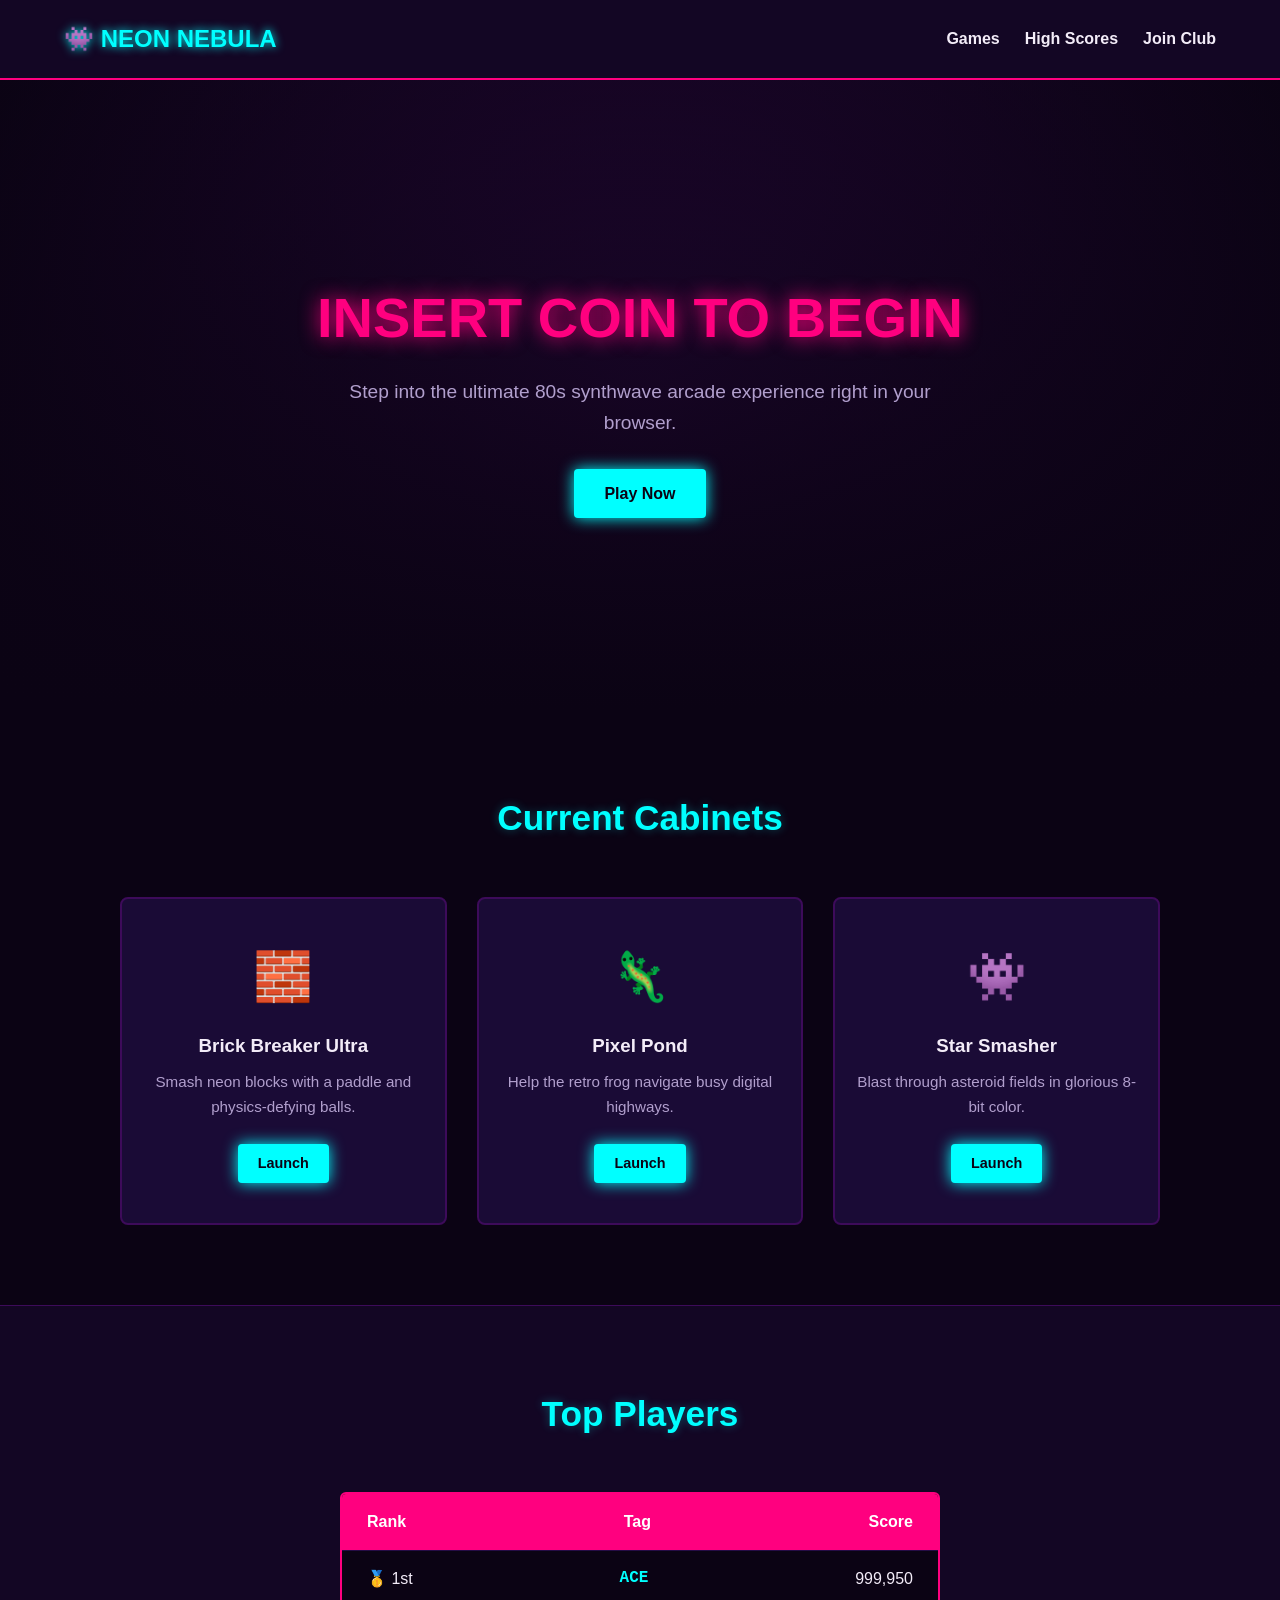
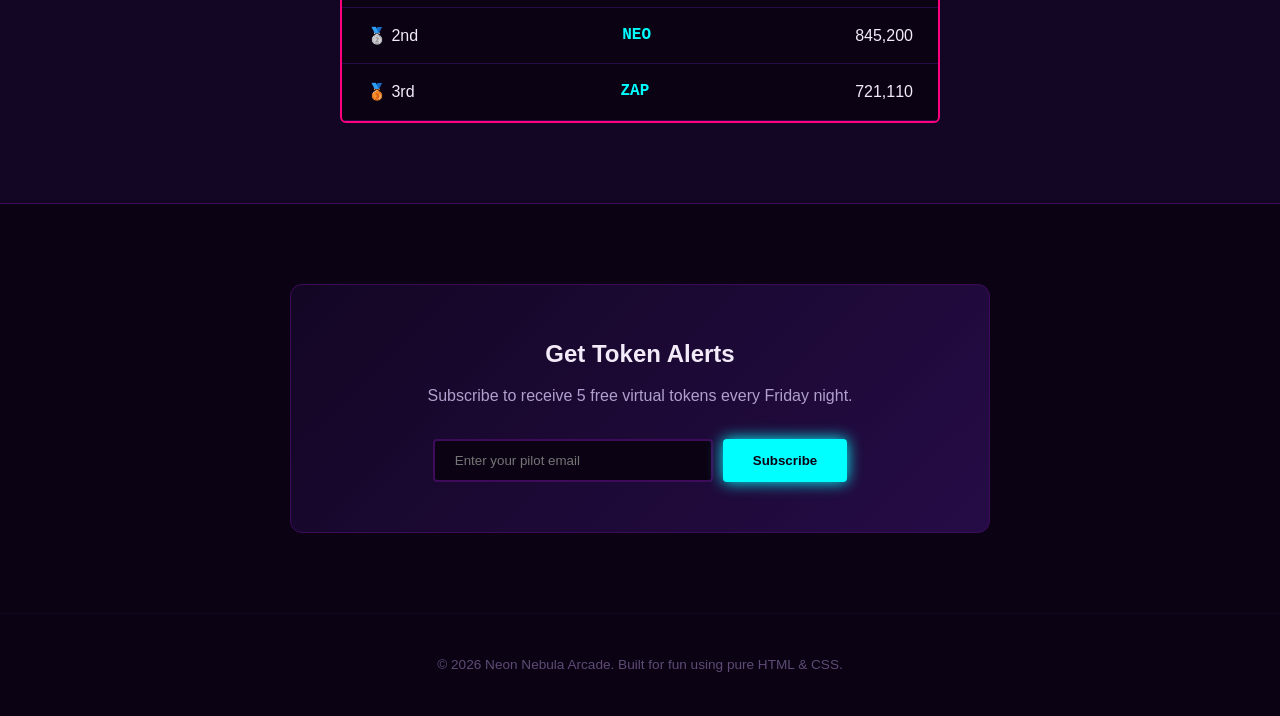
<file: index.html>
<!DOCTYPE html>
<html lang="en">
<head>
    <meta charset="UTF-8">
    <meta name="viewport" content="width=device-width, initial-scale=1.0">
    <title>Neon Nebula Arcade</title>
    <link rel="stylesheet" href="styles.css">
</head>
<body>

    <!-- Header / Navigation -->
    <header class="navbar">
        <div class="logo">👾 NEON NEBULA</div>
        <nav>
            <ul class="nav-links">
                <li><a href="#games">Games</a></li>
                <li><a href="#highscores">High Scores</a></li>
                <li><a href="#join">Join Club</a></li>
            </ul>
        </nav>
    </header>

    <!-- Hero Section -->
    <section class="hero">
        <div class="hero-content">
            <h1>Insert Coin to Begin</h1>
            <p>Step into the ultimate 80s synthwave arcade experience right in your browser.</p>
            <a href="#games" class="btn">Play Now</a>
        </div>
    </section>

    <!-- Games Grid Section -->
    <section id="games" class="section-container">
        <h2 class="section-title">Current Cabinets</h2>
        <div class="grid-container">
            <div class="card">
                <div class="card-icon">🧱</div>
                <h3>Brick Breaker Ultra</h3>
                <p>Smash neon blocks with a paddle and physics-defying balls.</p>
                
                <!-- CHANGE THIS LINE FROM A BUTTON TO THIS LINK: -->
                <a href="game.html" class="btn" style="padding: 8px 20px; font-size: 0.9rem;">Launch</a>
            </div>
            <div class="card">
                <div class="card-icon">🦎</div>
                <h3>Pixel Pond</h3>
                <p>Help the retro frog navigate busy digital highways.</p>
                <a href="frogger.html" class="btn" style="padding: 8px 20px; font-size: 0.9rem;">Launch</a>
            </div>
            <div class="card">
                <div class="card-icon">👾</div>
                <h3>Star Smasher</h3>
                <p>Blast through asteroid fields in glorious 8-bit color.</p>
                <a href="starship.html" class="btn" style="padding: 8px 20px; font-size: 0.9rem;">Launch</a>
            </div>
        </div>
    </section>

    <!-- High Scores Leaderboard Section -->
    <section id="highscores" class="section-container bg-alt">
        <h2 class="section-title">Top Players</h2>
        <div class="leaderboard">
            <div class="score-row header-row">
                <span>Rank</span>
                <span>Tag</span>
                <span>Score</span>
            </div>
            <div class="score-row">
                <span>🥇 1st</span>
                <span class="player-tag">ACE</span>
                <span>999,950</span>
            </div>
            <div class="score-row">
                <span>🥈 2nd</span>
                <span class="player-tag">NEO</span>
                <span>845,200</span>
            </div>
            <div class="score-row">
                <span>🥉 3rd</span>
                <span class="player-tag">ZAP</span>
                <span>721,110</span>
            </div>
        </div>
    </section>

    <!-- Newsletter / Call to Action Form -->
    <section id="join" class="section-container">
        <div class="cta-box">
            <h2>Get Token Alerts</h2>
            <p>Subscribe to receive 5 free virtual tokens every Friday night.</p>
            <form class="cta-form" onsubmit="event.preventDefault(); alert('🚀 Level Up! You are subscribed.');">
                <input type="email" placeholder="Enter your pilot email" required>
                <button type="submit" class="btn">Subscribe</button>
            </form>
        </div>
    </section>

    <!-- Footer -->
    <footer>
        <p>&copy; 2026 Neon Nebula Arcade. Built for fun using pure HTML & CSS.</p>
    </footer>

</body>
</html>
</file>
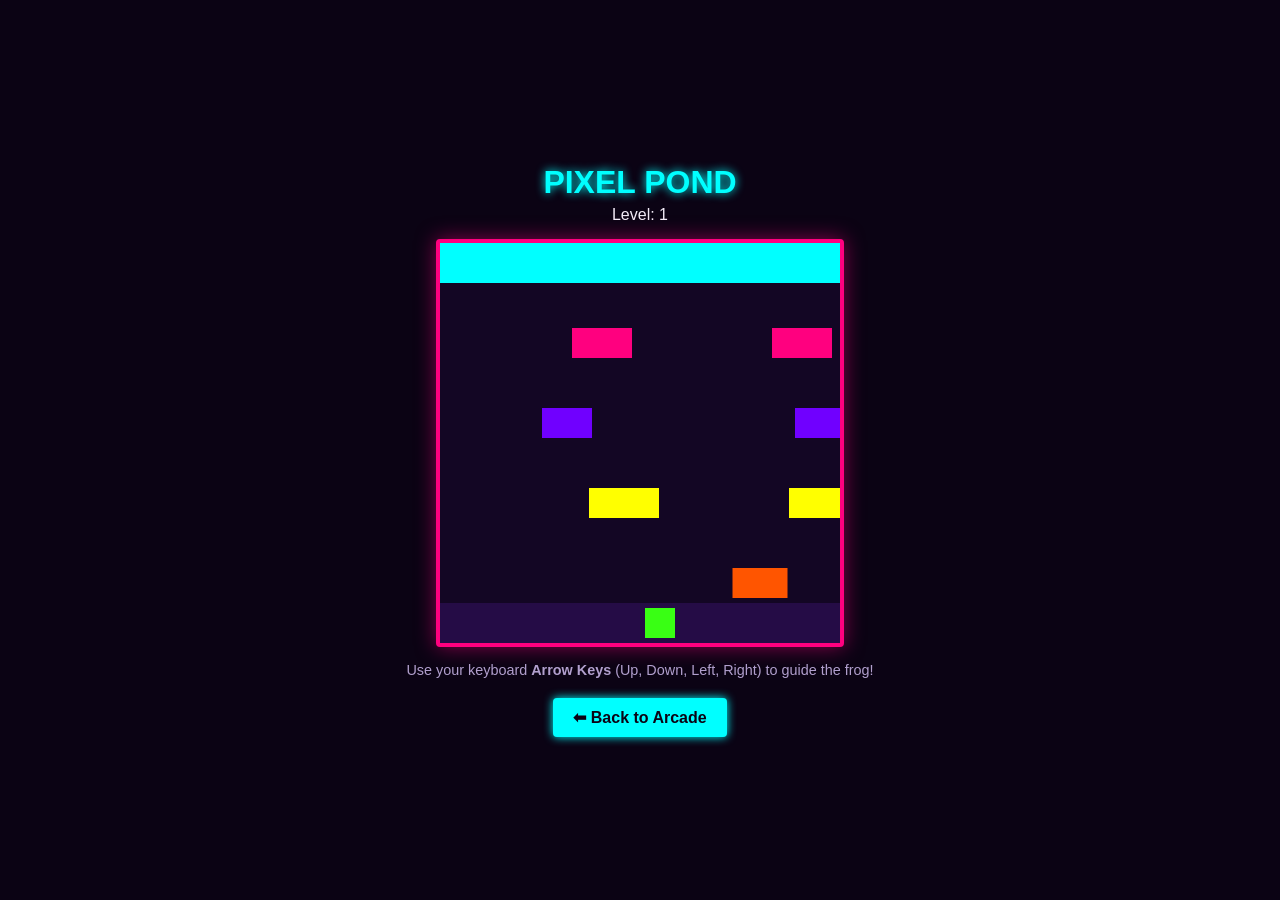
<file: frogger.html>
<!DOCTYPE html>
<html lang="en">
<head>
    <meta charset="UTF-8">
    <meta name="viewport" content="width=device-width, initial-scale=1.0">
    <title>Pixel Pond</title>
    <style>
        * {
            margin: 0;
            padding: 0;
            box-sizing: border-box;
            font-family: 'Segoe UI', sans-serif;
        }
        body {
            background-color: #0b0314;
            color: #f3ecf8;
            display: flex;
            flex-direction: column;
            align-items: center;
            justify-content: center;
            min-height: 100vh;
            overflow: hidden;
        }
        .header {
            text-align: center;
            margin-bottom: 15px;
        }
        h1 {
            color: #00ffff;
            text-shadow: 0 0 10px #00ffff;
            font-size: 2rem;
            margin-bottom: 5px;
        }
        canvas {
            background: #130624;
            border: 4px solid #ff007f;
            box-shadow: 0 0 20px rgba(255, 0, 127, 0.5);
            display: block;
            border-radius: 4px;
        }
        .controls {
            margin-top: 15px;
            font-size: 0.9rem;
            color: #b19fcd;
            text-align: center;
        }
        .back-btn {
            margin-top: 20px;
            display: inline-block;
            background-color: #00ffff;
            color: #0b0314;
            padding: 10px 20px;
            text-decoration: none;
            font-weight: bold;
            border-radius: 4px;
            box-shadow: 0 0 10px #00ffff;
            transition: transform 0.2s;
        }
        .back-btn:hover {
            transform: translateY(-2px);
        }
    </style>
</head>
<body>

    <div class="header">
        <h1>PIXEL POND</h1>
        <p>Level: <span id="levelDisplay">1</span></p>
    </div>

    <!-- The Game Canvas -->
    <canvas id="froggerCanvas" width="400" height="400"></canvas>

    <div class="controls">
        Use your keyboard <strong>Arrow Keys</strong> (Up, Down, Left, Right) to guide the frog!
    </div>

    <a href="index.html" class="back-btn">⬅ Back to Arcade</a>

    <script>
        const canvas = document.getElementById("froggerCanvas");
        const ctx = canvas.getContext("2d");
        const levelDisplay = document.getElementById("levelDisplay");

        let level = 1;
        const grid = 40;

        // Frog Starting Position
        let frog = {
            x: grid * 5,
            y: grid * 9,
            width: 30,
            height: 30
        };

        // Fixed: Hex colors wrapped in valid string quotes
        let cars = [
            { x: 0, y: grid * 2, width: 60, speed: 2, color: "#ff007f" },
            { x: 200, y: grid * 2, width: 60, speed: 2, color: "#ff007f" },
            { x: 100, y: grid * 4, width: 50, speed: -3, color: "#7000ff" },
            { x: 300, y: grid * 4, width: 50, speed: -3, color: "#7000ff" },
            { x: 50, y: grid * 6, width: 70, speed: 1.5, color: "#ffff00" },
            { x: 250, y: grid * 6, width: 70, speed: 1.5, color: "#ffff00" },
            { x: 0, y: grid * 8, width: 55, speed: -2.5, color: "#ff5500" }
        ];

        // Keyboard Controls
        window.addEventListener("keydown", function(e) {
            if (e.key === "ArrowUp" && frog.y > 0) frog.y -= grid;
            if (e.key === "ArrowDown" && frog.y < canvas.height - grid) frog.y += grid;
            if (e.key === "ArrowLeft" && frog.x > 0) frog.x -= grid;
            if (e.key === "ArrowRight" && frog.x < canvas.width - grid) frog.x += grid;
        });

        // Reset frog back to start zone
        function resetFrog() {
            frog.x = grid * 5;
            frog.y = grid * 9;
        }

        // Main game engine loop
        function gameLoop() {
            ctx.clearRect(0, 0, canvas.width, canvas.height);

            // Draw Safety Zones
            ctx.fillStyle = "#00ffff"; // Safe Goal Pond
            ctx.fillRect(0, 0, canvas.width, grid * 1);
            
            ctx.fillStyle = "#250c46"; // Safe Start Zone
            ctx.fillRect(0, grid * 9, canvas.width, grid);

            // Draw and Update Cars
            cars.forEach(car => {
                car.x += car.speed * (1 + (level - 1) * 0.2); // Speed increases with level

                // Screen wrapping loop logic
                if (car.speed > 0 && car.x > canvas.width) car.x = -car.width;
                if (car.speed < 0 && car.x < -car.width) car.x = canvas.width;

                // Draw Car
                ctx.fillStyle = car.color;
                ctx.fillRect(car.x, car.y + 5, car.width, grid - 10);

                // Collision Detection Box Formula
                if (frog.x < car.x + car.width &&
                    frog.x + frog.width > car.x &&
                    frog.y < car.y + grid &&
                    frog.y + frog.height > car.y) {
                    alert("💥 Squished! Back to level 1.");
                    level = 1;
                    levelDisplay.textContent = level;
                    resetFrog();
                }
            });

            // Draw Frog
            ctx.fillStyle = "#39ff14"; // Neon green frog color
            ctx.fillRect(frog.x + 5, frog.y + 5, frog.width, frog.height);

            // Win condition (reaching the top goal pond)
            if (frog.y < grid * 1) {
                level++;
                levelDisplay.textContent = level;
                alert("🎉 Level Passed! Speed increasing.");
                resetFrog();
            }

            requestAnimationFrame(gameLoop);
        }

        // Launch Game Loop
        gameLoop();
    </script>
</body>
</html>
</file>
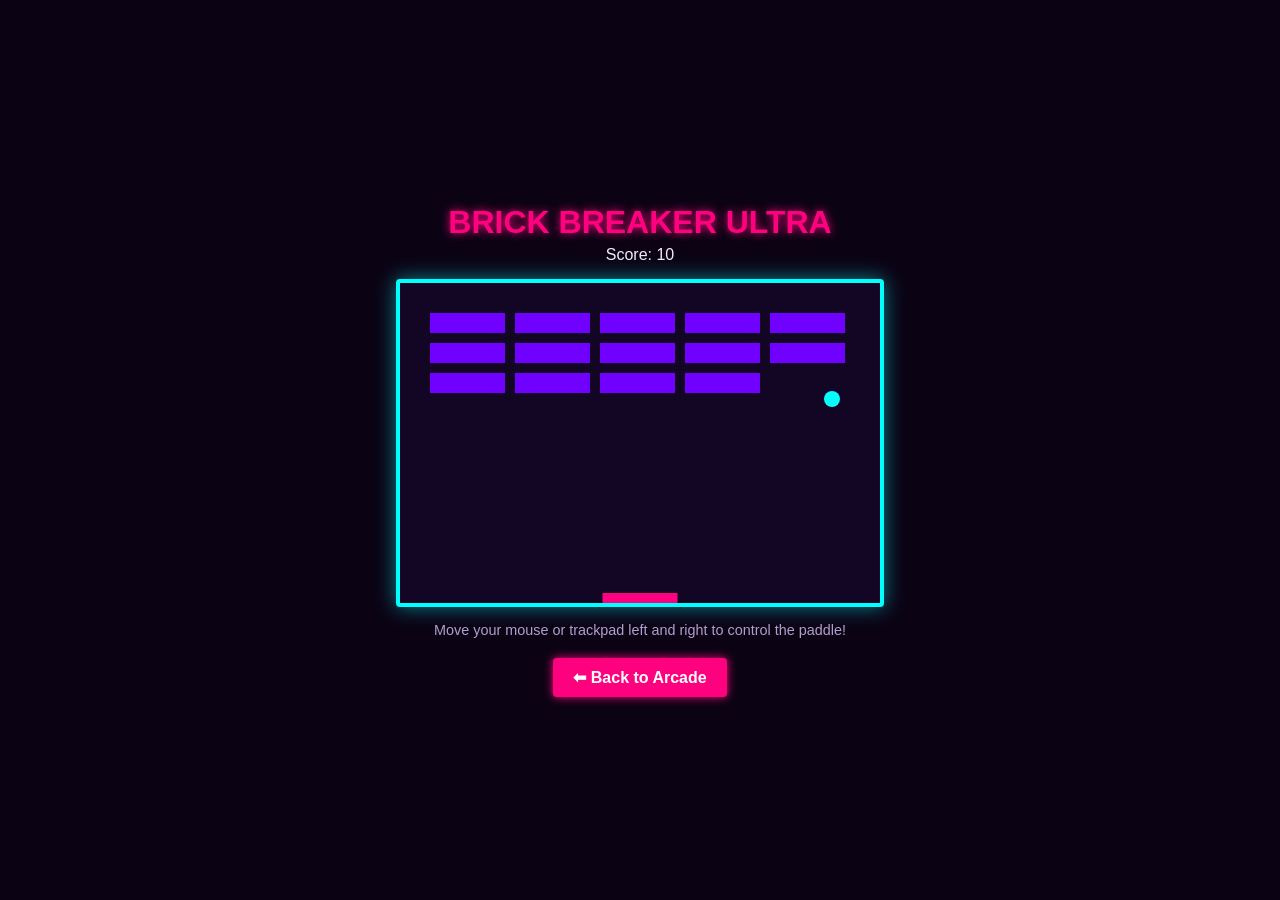
<file: game.html>
<!DOCTYPE html>
<html lang="en">
<head>
    <meta charset="UTF-8">
    <meta name="viewport" content="width=device-width, initial-scale=1.0">
    <title>Brick Breaker Ultra</title>
    <style>
        * {
            margin: 0;
            padding: 0;
            box-sizing: border-box;
            font-family: 'Segoe UI', sans-serif;
        }
        body {
            background-color: #0b0314;
            color: #f3ecf8;
            display: flex;
            flex-direction: column;
            align-items: center;
            justify-content: center;
            min-height: 100vh;
            overflow: hidden;
        }
        .header {
            text-align: center;
            margin-bottom: 15px;
        }
        h1 {
            color: #ff007f;
            text-shadow: 0 0 10px #ff007f;
            font-size: 2rem;
            margin-bottom: 5px;
        }
        canvas {
            background: #130624;
            border: 4px solid #00ffff;
            box-shadow: 0 0 20px rgba(0, 255, 255, 0.5);
            display: block;
            border-radius: 4px;
        }
        .controls {
            margin-top: 15px;
            font-size: 0.9rem;
            color: #b19fcd;
        }
        .back-btn {
            margin-top: 20px;
            display: inline-block;
            background-color: #ff007f;
            color: white;
            padding: 10px 20px;
            text-decoration: none;
            font-weight: bold;
            border-radius: 4px;
            box-shadow: 0 0 10px #ff007f;
            transition: transform 0.2s;
        }
        .back-btn:hover {
            transform: translateY(-2px);
        }
    </style>
</head>
<body>

    <div class="header">
        <h1>BRICK BREAKER ULTRA</h1>
        <p>Score: <span id="scoreDisplay">0</span></p>
    </div>

    <!-- The Game Screen -->
    <canvas id="gameCanvas" width="480" height="320"></canvas>

    <div class="controls">
        Move your mouse or trackpad left and right to control the paddle!
    </div>

    <!-- Link back to your main site -->
    <a href="index.html" class="back-btn">⬅ Back to Arcade</a>

    <script>
        const canvas = document.getElementById("gameCanvas");
        const ctx = canvas.getContext("2d");
        const scoreDisplay = document.getElementById("scoreDisplay");

        let score = 0;

        // Paddle settings
        const paddleHeight = 10;
        const paddleWidth = 75;
        let paddleX = (canvas.width - paddleWidth) / 2;

        // Ball settings
        const ballRadius = 8;
        let x = canvas.width / 2;
        let y = canvas.height - 30;
        let dx = 3;
        let dy = -3;

        // Brick settings
        const brickRowCount = 3;
        const brickColumnCount = 5;
        const brickWidth = 75;
        const brickHeight = 20;
        const brickPadding = 10;
        const brickOffsetTop = 30;
        const brickOffsetLeft = 30;

        // Build the brick array
        const bricks = [];
        for (let c = 0; c < brickColumnCount; c++) {
            bricks[c] = [];
            for (let r = 0; r < brickRowCount; r++) {
                bricks[c][r] = { x: 0, y: 0, status: 1 };
            }
        }

        // Track mouse movement
        document.addEventListener("mousemove", mouseMoveHandler, false);

        function mouseMoveHandler(e) {
            const relativeX = e.clientX - canvas.offsetLeft;
            if (relativeX > 0 && relativeX < canvas.width) {
                paddleX = relativeX - paddleWidth / 2;
            }
        }

        // Check if ball hits bricks
        function collisionDetection() {
            for (let c = 0; c < brickColumnCount; c++) {
                for (let r = 0; r < brickRowCount; r++) {
                    const b = bricks[c][r];
                    if (b.status === 1) {
                        if (x > b.x && x < b.x + brickWidth && y > b.y && y < b.y + brickHeight) {
                            dy = -dy;
                            b.status = 0;
                            score += 10;
                            scoreDisplay.textContent = score;
                            
                            // Check win condition
                            if (score === brickRowCount * brickColumnCount * 10) {
                                alert("🏆 YOU WIN, PILOT! Level Complete.");
                                document.location.reload();
                            }
                        }
                    }
                }
            }
        }

        // Drawing Functions
        function drawBall() {
            ctx.beginPath();
            ctx.arc(x, y, ballRadius, 0, Math.PI * 2);
            ctx.fillStyle = "#00ffff";
            ctx.fill();
            ctx.closePath();
        }

        function drawPaddle() {
            ctx.beginPath();
            ctx.rect(paddleX, canvas.height - paddleHeight, paddleWidth, paddleHeight);
            ctx.fillStyle = "#ff007f";
            ctx.fill();
            ctx.closePath();
        }

        function drawBricks() {
            for (let c = 0; c < brickColumnCount; c++) {
                for (let r = 0; r < brickRowCount; r++) {
                    if (bricks[c][r].status === 1) {
                        const brickX = c * (brickWidth + brickPadding) + brickOffsetLeft;
                        const brickY = r * (brickHeight + brickPadding) + brickOffsetTop;
                        bricks[c][r].x = brickX;
                        bricks[c][r].y = brickY;
                        ctx.beginPath();
                        ctx.rect(brickX, brickY, brickWidth, brickHeight);
                        ctx.fillStyle = "#7000ff";
                        ctx.fill();
                        ctx.closePath();
                    }
                }
            }
        }

        // Main Game Loop
        function draw() {
            ctx.clearRect(0, 0, canvas.width, canvas.height);
            drawBricks();
            drawBall();
            drawPaddle();
            collisionDetection();

            // Wall collisions (Left/Right)
            if (x + dx > canvas.width - ballRadius || x + dx < ballRadius) {
                dx = -dx;
            }
            // Wall collisions (Top)
            if (y + dy < ballRadius) {
                dy = -dy;
            } else if (y + dy > canvas.height - ballRadius) {
                // Paddle collision check
                if (x > paddleX && x < paddleX + paddleWidth) {
                    dy = -dy;
                } else {
                    alert("💥 GAME OVER! Try again.");
                    document.location.reload();
                    return;
                }
            }

            x += dx;
            y += dy;
            requestAnimationFrame(draw);
        }

        // Start the game loop
        draw();
    </script>
</body>
</html>
</file>
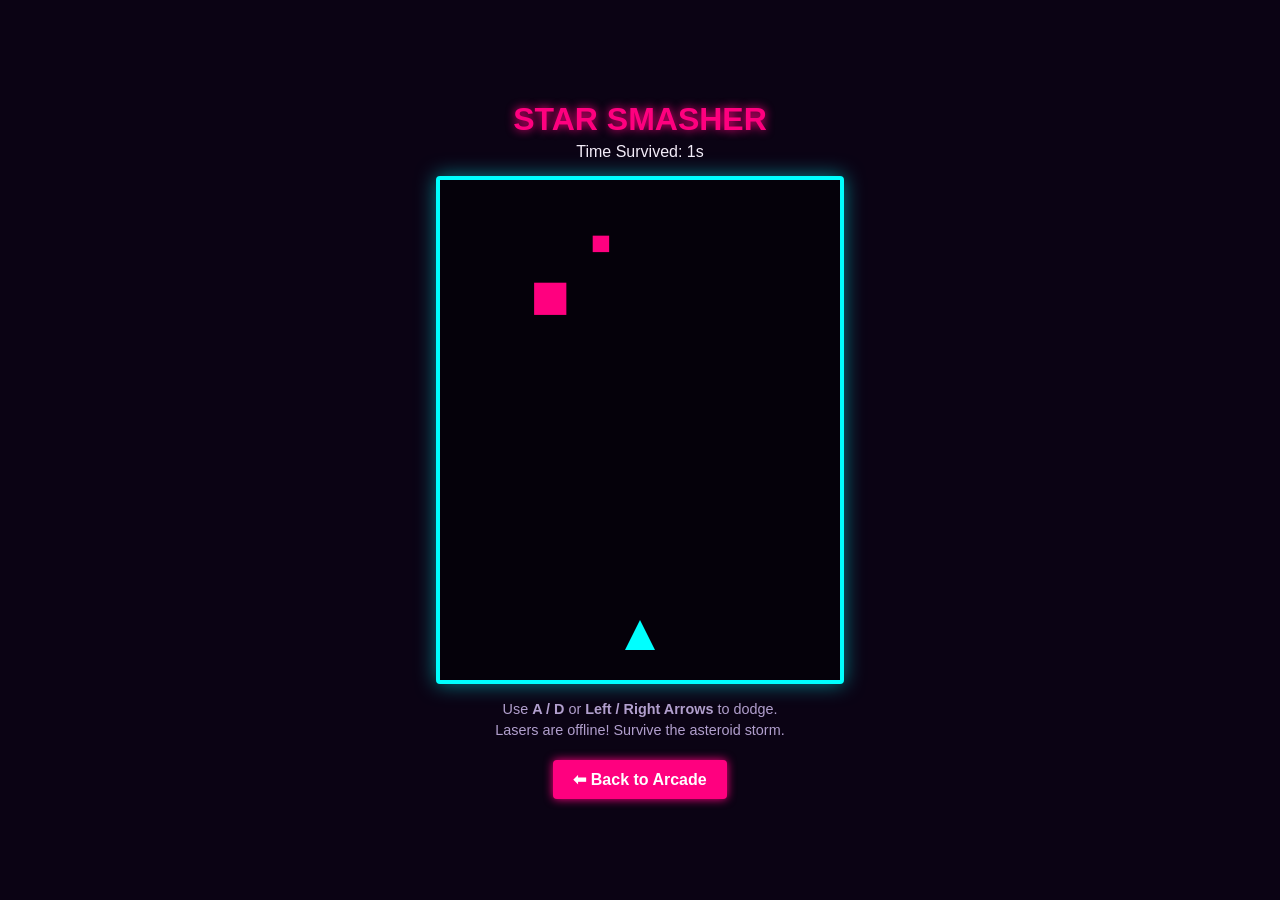
<file: starship.html>
<!DOCTYPE html>
<html lang="en">
<head>
    <meta charset="UTF-8">
    <meta name="viewport" content="width=device-width, initial-scale=1.0">
    <title>Star Smasher: Dodge Storm</title>
    <style>
        * {
            margin: 0;
            padding: 0;
            box-sizing: border-box;
            font-family: 'Segoe UI', sans-serif;
        }
        body {
            background-color: #0b0314;
            color: #f3ecf8;
            display: flex;
            flex-direction: column;
            align-items: center;
            justify-content: center;
            min-height: 100vh;
            overflow: hidden;
        }
        .header {
            text-align: center;
            margin-bottom: 15px;
        }
        h1 {
            color: #ff007f;
            text-shadow: 0 0 10px #ff007f;
            font-size: 2rem;
            margin-bottom: 5px;
        }
        canvas {
            background: #05010a;
            border: 4px solid #00ffff;
            box-shadow: 0 0 20px rgba(0, 255, 255, 0.5);
            display: block;
            border-radius: 4px;
        }
        .controls {
            margin-top: 15px;
            font-size: 0.9rem;
            color: #b19fcd;
            text-align: center;
            line-height: 1.4;
        }
        .back-btn {
            margin-top: 20px;
            display: inline-block;
            background-color: #ff007f;
            color: white;
            padding: 10px 20px;
            text-decoration: none;
            font-weight: bold;
            border-radius: 4px;
            box-shadow: 0 0 10px #ff007f;
            transition: transform 0.2s;
        }
        .back-btn:hover {
            transform: translateY(-2px);
        }
    </style>
</head>
<body>

    <div class="header">
        <h1>STAR SMASHER</h1>
        <p>Time Survived: <span id="scoreDisplay">0s</span></p>
    </div>

    <!-- The Game Screen -->
    <canvas id="spaceCanvas" width="400" height="500"></canvas>

    <div class="controls">
        Use <strong>A / D</strong> or <strong>Left / Right Arrows</strong> to dodge.<br>
        Lasers are offline! Survive the asteroid storm.
    </div>

    <a href="index.html" class="back-btn">⬅ Back to Arcade</a>

    <script>
        const canvas = document.getElementById("spaceCanvas");
        const ctx = canvas.getContext("2d");
        const scoreDisplay = document.getElementById("scoreDisplay");

        let score = 0;
        let keys = {};
        let frameCount = 0;

        // Player Ship configuration
        const player = {
            x: canvas.width / 2 - 15,
            y: canvas.height - 60,
            width: 30,
            height: 30,
            speed: 6
        };

        // Obstacle Tracking
        let asteroids = [];
        let asteroidSpawnRate = 25; // Spawns an asteroid every X frames
        let baseSpeedMultiplier = 1.0;

        // Keyboard Event Listeners
        window.addEventListener("keydown", e => { keys[e.key] = true; });
        window.addEventListener("keyup", e => { keys[e.key] = false; });

        function spawnAsteroid() {
            const size = Math.random() * 25 + 15; // Random sizes
            asteroids.push({
                x: Math.random() * (canvas.width - size),
                y: -size,
                width: size,
                height: size,
                // Asteroids drop faster as you survive longer
                speed: (Math.random() * 3 + 2) * baseSpeedMultiplier,
                color: Math.random() > 0.5 ? "#7000ff" : "#ff007f"
            });
        }

        // Standard dynamic hitbox checker
        function checkCollision(rect1, rect2) {
            return rect1.x < rect2.x + rect2.width &&
                   rect1.x + rect1.width > rect2.x &&
                   rect1.y < rect2.y + rect2.height &&
                   rect1.y + rect1.height > rect2.y;
        }

        // Core Game Engine loop
        function gameLoop() {
            ctx.clearRect(0, 0, canvas.width, canvas.height);
            frameCount++;

            // Increment survival score every 60 frames (roughly 1 second)
            if (frameCount % 60 === 0) {
                score++;
                scoreDisplay.textContent = score + "s";
                
                // Ramp up the difficulty over time
                if (score % 5 === 0) {
                    baseSpeedMultiplier += 0.15; // Asteroids fall faster
                    if (asteroidSpawnRate > 8) asteroidSpawnRate -= 2; // Spawns increase
                }
            }

            // Handle horizontal movement controls
            if ((keys["ArrowLeft"] || keys["a"]) && player.x > 0) player.x -= player.speed;
            if ((keys["ArrowRight"] || keys["d"]) && player.x < canvas.width - player.width) player.x += player.speed;

            // Draw Fighter Ship (Sleek Cyan Triangle style)
            ctx.fillStyle = "#00ffff";
            ctx.beginPath();
            ctx.moveTo(player.x + player.width / 2, player.y);
            ctx.lineTo(player.x, player.y + player.height);
            ctx.lineTo(player.x + player.width, player.y + player.height);
            ctx.closePath();
            ctx.fill();

            // Handle spawning target asteroids
            if (frameCount % asteroidSpawnRate === 0) {
                spawnAsteroid();
            }

            // Move and draw asteroids
            asteroids.forEach((ast, aIndex) => {
                ast.y += ast.speed;

                // Remove out-of-bounds asteroids safely
                if (ast.y > canvas.height) {
                    asteroids.splice(aIndex, 1);
                    return;
                }

                // Draw asteroid block
                ctx.fillStyle = ast.color;
                ctx.fillRect(ast.x, ast.y, ast.width, ast.height);

                // Asteroid colliding directly into user ship = Game Over
                if (checkCollision(player, ast)) {
                    alert("💥 CRASH! You survived for " + score + " seconds.");
                    document.location.reload();
                }
            });

            requestAnimationFrame(gameLoop);
        }

        gameLoop();
    </script>
</body>
</html>
</file>
<file: styles.css>
/* --- Global Styles & Reset --- */
* {
    margin: 0;
    padding: 0;
    box-sizing: border-box;
    font-family: 'Segoe UI', Tahoma, Geneva, Verdana, sans-serif;
    scroll-behavior: smooth;
}

body {
    background-color: #0b0314;
    color: #f3ecf8;
    line-height: 1.6;
}

/* --- Navigation Bar --- */
.navbar {
    display: flex;
    justify-content: space-between;
    align-items: center;
    padding: 20px 5%;
    background-color: #130624;
    border-bottom: 2px solid #ff007f;
    position: sticky;
    top: 0;
    z-index: 100;
}

.logo {
    font-size: 1.5rem;
    font-weight: bold;
    color: #00ffff;
    text-shadow: 0 0 10px #00ffff;
}

.nav-links {
    display: flex;
    list-style: none;
    gap: 25px;
}

.nav-links a {
    color: #f3ecf8;
    text-decoration: none;
    font-weight: 600;
    transition: color 0.3s;
}

.nav-links a:hover {
    color: #ff007f;
    text-shadow: 0 0 8px #ff007f;
}

/* --- Hero Section --- */
.hero {
    height: 70vh;
    background: linear-gradient(rgba(11, 3, 20, 0.6), #0b0314), 
                radial-gradient(circle, #3d0b5a 0%, #0b0314 100%);
    display: flex;
    justify-content: center;
    align-items: center;
    text-align: center;
    padding: 0 20px;
}

.hero-content h1 {
    font-size: 3.5rem;
    color: #ff007f;
    text-shadow: 0 0 20px #ff007f;
    margin-bottom: 15px;
    text-transform: uppercase;
}

.hero-content p {
    font-size: 1.2rem;
    max-width: 600px;
    margin: 0 auto 30px auto;
    color: #b19fcd;
}

/* --- Buttons --- */
.btn {
    display: inline-block;
    background-color: #00ffff;
    color: #0b0314;
    padding: 12px 30px;
    text-decoration: none;
    font-weight: bold;
    border-radius: 4px;
    border: none;
    cursor: pointer;
    box-shadow: 0 0 15px #00ffff;
    transition: transform 0.2s, box-shadow 0.2s;
}

.btn:hover {
    transform: translateY(-2px);
    box-shadow: 0 0 25px #00ffff;
}

/* --- Main Layout Sections --- */
.section-container {
    padding: 80px 10px;
    max-width: 1100px;
    margin: 0 auto;
    text-align: center;
}

.bg-alt {
    background-color: #130624;
    max-width: 100%;
    border-top: 1px solid #3d0b5a;
    border-bottom: 1px solid #3d0b5a;
}

.section-title {
    font-size: 2.2rem;
    margin-bottom: 50px;
    color: #00ffff;
    text-shadow: 0 0 10px rgba(0, 255, 255, 0.3);
}

/* --- Cards Grid (Flexbox/Grid Combo) --- */
.grid-container {
    display: grid;
    grid-template-columns: repeat(auto-fit, minmax(280px, 1fr));
    gap: 30px;
    padding: 0 20px;
}

.card {
    background-color: #1a0b36;
    border: 2px solid #3d0b5a;
    border-radius: 8px;
    padding: 40px 20px;
    transition: border-color 0.3s, transform 0.3s;
}

.card:hover {
    border-color: #ff007f;
    transform: translateY(-5px);
    box-shadow: 0 5px 15px rgba(255, 0, 127, 0.2);
}

.card-icon {
    font-size: 3rem;
    margin-bottom: 15px;
}

.card h3 {
    margin-bottom: 10px;
    color: #f3ecf8;
}

.card p {
    color: #b19fcd;
    font-size: 0.95rem;
    margin-bottom: 25px;
}

.card-btn {
    background: transparent;
    border: 2px solid #00ffff;
    color: #00ffff;
    padding: 8px 20px;
    border-radius: 4px;
    font-weight: bold;
    cursor: pointer;
    transition: background 0.3s, color 0.3s;
}

.card-btn:hover {
    background-color: #00ffff;
    color: #0b0314;
}

/* --- Leaderboard Table --- */
.leaderboard {
    max-width: 600px;
    margin: 0 auto;
    background-color: #0b0314;
    border: 2px solid #ff007f;
    border-radius: 6px;
    overflow: hidden;
}

.score-row {
    display: flex;
    justify-content: space-between;
    padding: 15px 25px;
    border-bottom: 1px solid #250c46;
}

.header-row {
    background-color: #ff007f;
    color: #ffffff;
    font-weight: bold;
}

.player-tag {
    font-family: 'Courier New', Courier, monospace;
    font-weight: bold;
    color: #00ffff;
}

/* --- Call to Action Form --- */
.cta-box {
    background: linear-gradient(135deg, #130624 0%, #250c46 100%);
    padding: 50px 30px;
    border-radius: 12px;
    border: 1px solid #3d0b5a;
    max-width: 700px;
    margin: 0 auto;
}

.cta-box h2 {
    margin-bottom: 10px;
}

.cta-box p {
    color: #b19fcd;
    margin-bottom: 30px;
}

.cta-form {
    display: flex;
    gap: 10px;
    justify-content: center;
    flex-wrap: wrap;
}

.cta-form input {
    background-color: #0b0314;
    border: 2px solid #3d0b5a;
    padding: 12px 20px;
    border-radius: 4px;
    color: white;
    min-width: 280px;
    outline: none;
}

.cta-form input:focus {
    border-color: #ff007f;
}

/* --- Footer --- */
footer {
    text-align: center;
    padding: 40px 20px;
    color: #5d4b75;
    font-size: 0.85rem;
    border-top: 1px solid #130624;
}
</file>
